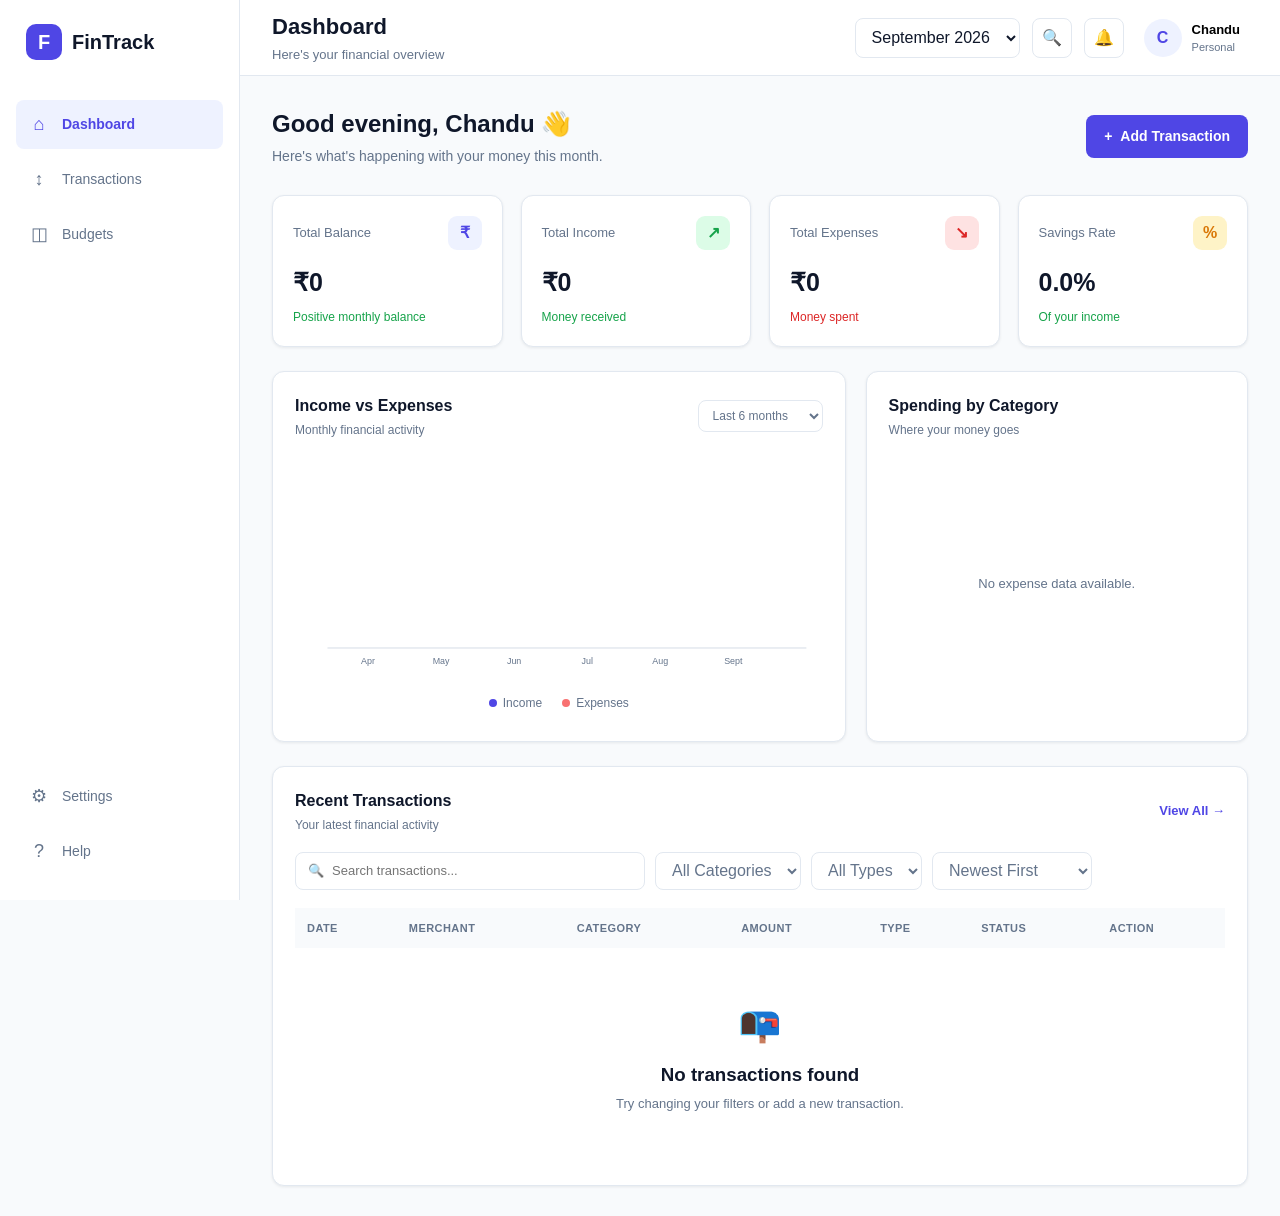
<file: index.html>
<!DOCTYPE html>
<html lang="en">

<head>
    <meta charset="UTF-8">
    

    <!-- Makes the website responsive on mobile devices -->
    <meta name="viewport" content="width=device-width, initial-scale=1.0">

    <title>FinTrack - Finance Dashboard</title>

    
    <!-- Our CSS file -->
    <link rel="stylesheet" href="css/style.css">
</head>

<body>
    

    
    <div class="app-container">

       
        <aside class="sidebar">

          
            <div class="logo">
                <div class="logo-icon">F</div>
                <span>FinTrack</span>
            </div>

            <!-- Navigation -->
            <nav class="sidebar-nav">

                <a href="index.html" class="nav-item active">
                    <span class="nav-icon">⌂</span>
                    <span>Dashboard</span>
                </a>

                <a href="transactions.html" class="nav-item">
                    <span class="nav-icon">↕</span>
                    <span>Transactions</span>
                </a>

                <a href="transactions.html" class="nav-item">
                    <span class="nav-icon">◫</span>
                    <span>Budgets</span>
                </a>

            </nav>

         
            <div class="sidebar-bottom">

                
                <a href="#" class="nav-item">
                    <span class="nav-icon">⚙</span>
                    <span>Settings</span>
                </a>

                <a href="#" class="nav-item">
                    <span class="nav-icon">?</span>
                    <span>Help</span>
                </a>

            </div>

        </aside>


      
        <main class="main-content">

         
            <header class="top-header">

                <div class="header-left">

                    <button class="mobile-menu-btn" id="mobileMenuBtn">
                        ☰
                    </button>

                    <div>
                        
                        <h1>Dashboard</h1>
                        <p class="header-subtitle">
                            Here's your financial overview
                        </p>
                        
                    </div>

                </div>


                <div class="header-right">

                 
                    <select id="monthSelector" class="month-selector">
                        <option value="2026-09">September 2026</option>
                        <option value="2026-08">August 2026</option>
                        <option value="2026-07">July 2026</option>
                        <option value="2026-06">June 2026</option>
                    </select>

                    <!-- Search -->
                    <button class="header-icon-btn" title="Search">
                        🔍
                    </button>

                    <!-- Notifications -->
                    
                    <button class="header-icon-btn" title="Notifications">
                        🔔
                    </button>

                    <button class="profile-btn">
                        <div class="profile-avatar">C</div>

                        <div class="profile-info">
                            <strong>Chandu</strong>
                            <span>Personal</span>
                        </div>
                    </button>

                </div>

            </header>


            <!-- =========================
                 DASHBOARD CONTENT
            ========================== -->
            <section class="dashboard-content">


                <!-- =========================
                     WELCOME SECTION
                ========================== -->
                <div class="welcome-section">

                    <div>
                        <h2>Good evening, Chandu 👋</h2>
                        <p>
                            Here's what's happening with your money this month.
                        </p>
                    </div>

                    <button class="primary-btn" id="addTransactionBtn">
                        <span>+</span>
                        Add Transaction
                    </button>

                </div>


                <!-- =========================
                     SUMMARY CARDS
                ========================== -->
                <section class="summary-grid">

                    <!-- Balance -->
                    <article class="summary-card">

                        <div class="card-top">
                            <span class="card-label">
                                Total Balance
                            </span>

                            <span class="card-icon balance-icon">
                                ₹
                            </span>
                        </div>

                        <h3 id="balanceValue">₹0</h3>

                        <p class="card-change positive" id="balanceChange">
                            Available balance
                        </p>

                    </article>


                    <!-- Income -->
                    <article class="summary-card">

                        <div class="card-top">
                            <span class="card-label">
                                Total Income
                            </span>

                            <span class="card-icon income-icon">
                                ↗
                            </span>
                        </div>

                        <h3 id="incomeValue">₹0</h3>

                        <p class="card-change positive">
                            Money received
                        </p>

                    </article>


                    <!-- Expenses -->
                    <article class="summary-card">

                        <div class="card-top">
                            <span class="card-label">
                                Total Expenses
                            </span>

                            <span class="card-icon expense-icon">
                                ↘
                            </span>
                        </div>

                        <h3 id="expenseValue">₹0</h3>

                        <p class="card-change negative">
                            Money spent
                        </p>

                    </article>


                    <!-- Savings Rate -->
                    <article class="summary-card">

                        <div class="card-top">
                            <span class="card-label">
                                Savings Rate
                            </span>

                            <span class="card-icon savings-icon">
                                %
                            </span>
                        </div>

                        <h3 id="savingsValue">0%</h3>

                        <p class="card-change positive">
                            Of your income
                        </p>

                    </article>

                </section>


                <!-- =========================
                     ANALYTICS
                ========================== -->
                <section class="analytics-grid">

                    <!-- Income vs Expense -->
                    <article class="chart-card">

                        <div class="section-header">

                            <div>
                                <h3>Income vs Expenses</h3>
                                <p>Monthly financial activity</p>
                            </div>

                            <select id="chartPeriod">
                                <option value="6">Last 6 months</option>
                                <option value="12">Last 12 months</option>
                            </select>

                        </div>

                        <!-- JavaScript will create chart here -->
                        <div
                            id="incomeExpenseChart"
                            class="chart-container"
                            aria-label="Income versus expenses chart">
                        </div>

                    </article>


                    <!-- Category Spending -->
                    <article class="chart-card">

                        <div class="section-header">

                            <div>
                                <h3>Spending by Category</h3>
                                <p>Where your money goes</p>
                            </div>

                        </div>

                        <!-- JavaScript will create chart here -->
                        <div
                            id="categoryChart"
                            class="chart-container"
                            aria-label="Spending by category chart">
                        </div>

                        <!-- Category legend -->
                        <div id="categoryLegend" class="category-legend">
                        </div>

                    </article>

                </section>


                <!-- =========================
                     TRANSACTIONS SECTION
                ========================== -->
                <section class="transactions-card">

                    <!-- Section heading -->
                    <div class="section-header transactions-header">

                        <div>
                            <h3>Recent Transactions</h3>
                            <p>Your latest financial activity</p>
                        </div>

                        <a href="transactions.html" class="view-all-btn">
                            View All →
                        </a>

                    </div>


                    <!-- =========================
                         FILTERS
                    ========================== -->
                    <div class="transaction-filters">

                        <!-- Search -->
                        <div class="search-box">

                            <span>🔍</span>

                            <input
                                type="text"
                                id="transactionSearch"
                                placeholder="Search transactions..."
                            >

                        </div>


                        <!-- Category -->
                        <select id="categoryFilter">
                            <option value="all">All Categories</option>
                            <option value="Food">Food</option>
                            <option value="Shopping">Shopping</option>
                            <option value="Transport">Transport</option>
                            <option value="Bills">Bills</option>
                            <option value="Entertainment">Entertainment</option>
                            <option value="Health">Health</option>
                            <option value="Salary">Salary</option>
                        </select>


                        <!-- Type -->
                        <select id="typeFilter">

                            <option value="all">
                                All Types
                            </option>

                            <option value="income">
                                Income
                            </option>

                            <option value="expense">
                                Expense
                            </option>

                        </select>


                        <!-- Sort -->
                        <select id="sortFilter">

                            <option value="newest">
                                Newest First
                            </option>

                            <option value="oldest">
                                Oldest First
                            </option>

                            <option value="highest">
                                Highest Amount
                            </option>

                            <option value="lowest">
                                Lowest Amount
                            </option>

                        </select>

                    </div>


                    <!-- =========================
                         TRANSACTION TABLE
                    ========================== -->
                    <div class="table-container">

                        <table class="transactions-table">

                            <thead>

                                <tr>

                                    <th>Date</th>

                                    <th>Merchant</th>

                                    <th>Category</th>

                                    <th>Amount</th>

                                    <th>Type</th>

                                    <th>Status</th>

                                    <th>Action</th>

                                </tr>

                            </thead>

                            <!-- JavaScript will insert transactions here -->
                            <tbody id="transactionTableBody">

                            </tbody>

                        </table>

                    </div>


                    <!-- Empty state -->
                    <div
                        id="emptyTransactionState"
                        class="empty-state hidden">

                        <div class="empty-icon">
                            📭
                        </div>

                        <h3>No transactions found</h3>

                        <p>
                            Try changing your filters or add a new transaction.
                        </p>

                    </div>

                </section>

            </section>

        </main>

    </div>


    <!-- =========================
         ADD TRANSACTION MODAL
    ========================== -->
    <div
        id="transactionModal"
        class="modal-overlay hidden">

        <div class="modal">

            <div class="modal-header">

                <div>
                    <h2>Add Transaction</h2>
                    <p>Add a new income or expense</p>
                </div>

                <button
                    class="modal-close"
                    id="closeModalBtn">
                    ×
                </button>

            </div>


            <form id="transactionForm">

                <!-- Merchant -->
                <div class="form-group">

                    <label for="merchant">
                        Merchant / Description
                    </label>

                    <input
                        type="text"
                        id="merchant"
                        name="merchant"
                        placeholder="e.g. Amazon"
                        required>

                </div>


                <!-- Amount -->
                <div class="form-group">

                    <label for="amount">
                        Amount
                    </label>

                    <input
                        type="number"
                        id="amount"
                        name="amount"
                        placeholder="e.g. 2500"
                        min="1"
                        required>

                </div>


                <!-- Category -->
                <div class="form-group">

                    <label for="transactionCategory">
                        Category
                    </label>

                    <select
                        id="transactionCategory"
                        name="category"
                        required>

                        <option value="">
                            Select category
                        </option>

                        <option value="Food">
                            Food
                        </option>

                        <option value="Shopping">
                            Shopping
                        </option>

                        <option value="Transport">
                            Transport
                        </option>

                        <option value="Bills">
                            Bills
                        </option>

                        <option value="Entertainment">
                            Entertainment
                        </option>

                        <option value="Health">
                            Health
                        </option>

                        <option value="Salary">
                            Salary
                        </option>

                        <option value="Other">
                            Other
                        </option>

                    </select>

                </div>


                <!-- Transaction type -->
                <div class="form-group">

                    <label for="transactionType">
                        Transaction Type
                    </label>

                    <select
                        id="transactionType"
                        name="type"
                        required>

                        <option value="">
                            Select type
                        </option>

                        <option value="income">
                            Income
                        </option>

                        <option value="expense">
                            Expense
                        </option>

                    </select>

                </div>


                <!-- Date -->
                <div class="form-group">

                    <label for="transactionDate">
                        Date
                    </label>

                    <input
                        type="date"
                        id="transactionDate"
                        name="date"
                        required>

                </div>


                <!-- Status -->
                <div class="form-group">

                    <label for="transactionStatus">
                        Status
                    </label>

                    <select
                        id="transactionStatus"
                        name="status"
                        required>

                        <option value="Completed">
                            Completed
                        </option>

                        <option value="Pending">
                            Pending
                        </option>

                    </select>

                </div>


                <!-- Form actions -->
                <div class="modal-actions">

                    <button
                        type="button"
                        class="secondary-btn"
                        id="cancelModalBtn">
                        Cancel
                    </button>

                    <button
                        type="submit"
                        class="primary-btn">
                        Add Transaction
                    </button>

                </div>

            </form>

        </div>

    </div>


    <!-- =========================
         JAVASCRIPT
    ========================== -->

    <!-- Main/common JavaScript -->
    <script src="js/app.js"></script>

    <!-- Dashboard JavaScript -->
    <script src="js/dashboard.js"></script>

</body>

</html>
</file>
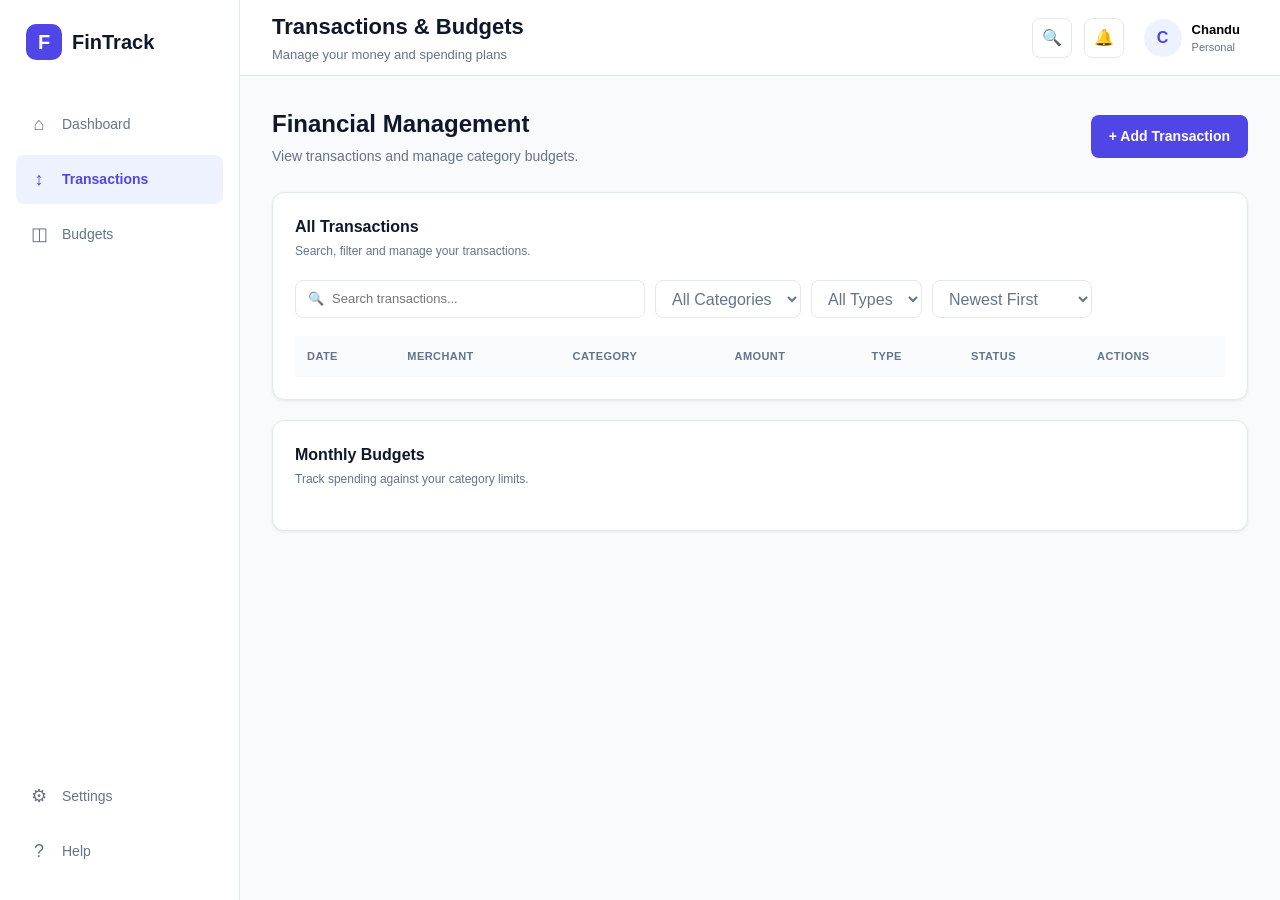
<file: transactions.html>
<!DOCTYPE html>
<html lang="en">

<head>

    <meta charset="UTF-8">

    <meta
        name="viewport"
        content="width=device-width, initial-scale=1.0">

    <title>FinTrack - Transactions & Budgets</title>

    <link
        rel="stylesheet"
        href="css/style.css">

</head>


<body>

<div class="app-container">


    <!-- =====================================
         SIDEBAR
    ====================================== -->
    

    <aside class="sidebar">

        <div class="logo">

            <div class="logo-icon">
                F
            </div>

            <span>
                FinTrack
            </span>

        </div>


        <nav class="sidebar-nav">

            <a
                href="index.html"
                class="nav-item">

                <span class="nav-icon">
                    ⌂
                </span>

                <span>
                    Dashboard
                </span>

            </a>


            <a
                href="transactions.html"
                class="nav-item active">

                <span class="nav-icon">
                    ↕
                </span>

                <span>
                    Transactions
                </span>

            </a>


            <a
                href="#budgets"
                class="nav-item">

                <span class="nav-icon">
                    ◫
                </span>

                <span>
                    Budgets
                </span>

            </a>

        </nav>


        <div class="sidebar-bottom">

            <a
                href="#"
                class="nav-item">

                <span class="nav-icon">
                    ⚙
                </span>

                <span>
                    Settings
                </span>

            </a>


            <a
                href="#"
                class="nav-item">

                <span class="nav-icon">
                    ?
                </span>

                <span>
                    Help
                </span>

            </a>

        </div>

    </aside>


    <!-- =====================================
         MAIN CONTENT
    ====================================== -->

    <main class="main-content">


        <!-- HEADER -->

        <header class="top-header">

            <div class="header-left">

                <button
                    class="mobile-menu-btn"
                    id="mobileMenuBtn">

                    ☰

                </button>


                <div>

                    <h1>
                        Transactions & Budgets
                    </h1>

                    <p class="header-subtitle">
                        Manage your money and spending plans
                    </p>

                </div>

            </div>


            <div class="header-right">

                <button
                    class="header-icon-btn"
                    title="Search">

                    🔍

                </button>


                <button
                    class="header-icon-btn"
                    title="Notifications">

                    🔔

                </button>


                <button class="profile-btn">

                    <div class="profile-avatar">
                        C
                    </div>

                    <div class="profile-info">

                        <strong>
                            Chandu
                        </strong>

                        <span>
                            Personal
                        </span>

                    </div>

                </button>

            </div>

        </header>


        <!-- =====================================
             PAGE CONTENT
        ====================================== -->

        <section class="page-content">


            <!-- TITLE -->

            <div class="page-title-section">

                <div>

                    <h2>
                        Financial Management
                    </h2>

                    <p>
                        View transactions and manage category budgets.
                    </p>

                </div>


                <button
                    class="primary-btn"
                    id="pageAddTransactionBtn">

                    +
                    Add Transaction

                </button>

            </div>


            <!-- =================================
                 TRANSACTIONS PANEL
            ================================== -->

            <section class="panel">

                <div class="panel-header">

                    <div>

                        <h3>
                            
                            All Transactions
                            
                        </h3>

                        <p>
                            Search, filter and manage your transactions.
                        </p>

                    </div>

                </div>


                <!-- FILTERS -->

                <div class="transaction-filters">


                    <div class="search-box">

                        <span>
                            🔍
                        </span>

                        <input
                            type="text"
                            id="allTransactionSearch"
                            placeholder="Search transactions...">

                    </div>


                    <select id="allCategoryFilter">

                        <option value="all">
                            All Categories
                        </option>

                        <option value="Food">
                            Food
                        </option>

                        <option value="Shopping">
                            Shopping
                        </option>

                        <option value="Transport">
                            Transport
                        </option>

                        <option value="Bills">
                            Bills
                        </option>

                        <option value="Entertainment">
                            Entertainment
                        </option>

                        <option value="Health">
                            Health
                        </option>

                        <option value="Salary">
                            Salary
                        </option>

                        <option value="Other">
                            Other
                        </option>

                    </select>


                    <select id="allTypeFilter">

                        <option value="all">
                            All Types
                        </option>

                        <option value="income">
                            Income
                        </option>

                        <option value="expense">
                            Expense
                        </option>

                    </select>


                    <select id="allSortFilter">

                        <option value="newest">
                            Newest First
                        </option>

                        <option value="oldest">
                            Oldest First
                        </option>

                        <option value="highest">
                            Highest Amount
                        </option>

                        <option value="lowest">
                            Lowest Amount
                        </option>

                    </select>

                </div>


                <!-- TABLE -->

                <div class="table-container">

                    <table class="transactions-table">

                        <thead>

                            <tr>

                                <th>
                                    Date
                                </th>

                                <th>
                                    Merchant
                                </th>

                                <th>
                                    Category
                                </th>

                                <th>
                                    Amount
                                </th>

                                <th>
                                    Type
                                </th>

                                <th>
                                    Status
                                </th>

                                <th>
                                    Actions
                                </th>

                            </tr>

                        </thead>


                        <tbody
                            id="allTransactionsBody">
                        </tbody>

                    </table>

                </div>


                <div
                    id="allEmptyState"
                    class="empty-state hidden">

                    <div class="empty-icon">
                        📭
                    </div>

                    <h3>
                        No transactions found
                    </h3>

                    <p>
                        Try changing your filters.
                    </p>

                </div>

            </section>


            <!-- =================================
                 BUDGET SECTION
            ================================== -->

            <section
                class="panel"
                id="budgets"
                style="margin-top: 20px;">

                <div class="panel-header">

                    <div>

                        <h3>
                            Monthly Budgets
                        </h3>

                        <p>
                            Track spending against your category limits.
                        </p>

                    </div>

                </div>


                <div
                    id="budgetList"
                    class="budget-list">
                </div>

            </section>


        </section>

    </main>

</div>


<!-- =========================================
     TRANSACTION MODAL
========================================= -->

<div
    id="transactionModal"
    class="modal-overlay hidden">

    <div class="modal">

        <div class="modal-header">

            <div>

                <h2>
                    Add Transaction
                </h2>

                <p>
                    Add a new income or expense.
                </p>

            </div>


            <button
                class="modal-close"
                id="closeModalBtn">

                ×

            </button>

        </div>


        <form id="transactionForm">


            <div class="form-group">

                <label for="merchant">
                    Merchant / Description
                </label>

                <input
                    type="text"
                    id="merchant"
                    required
                    placeholder="e.g. Amazon">

            </div>


            <div class="form-group">

                <label for="amount">
                    Amount
                </label>

                <input
                    type="number"
                    id="amount"
                    min="1"
                    required
                    placeholder="e.g. 2500">

            </div>


            <div class="form-group">

                <label for="transactionCategory">
                    Category
                </label>

                <select
                    id="transactionCategory"
                    required>

                    <option value="">
                        Select category
                    </option>

                    <option value="Food">
                        Food
                    </option>

                    <option value="Shopping">
                        Shopping
                    </option>

                    <option value="Transport">
                        Transport
                    </option>

                    <option value="Bills">
                        Bills
                    </option>

                    <option value="Entertainment">
                        Entertainment
                    </option>

                    <option value="Health">
                        Health
                    </option>

                    <option value="Salary">
                        Salary
                    </option>

                    <option value="Other">
                        Other
                    </option>

                </select>

            </div>


            <div class="form-group">

                <label for="transactionType">
                    Transaction Type
                </label>

                <select
                    id="transactionType"
                    required>

                    <option value="">
                        Select type
                    </option>

                    <option value="income">
                        Income
                    </option>

                    <option value="expense">
                        Expense
                    </option>

                </select>

            </div>


            <div class="form-group">

                <label for="transactionDate">
                    Date
                </label>

                <input
                    type="date"
                    id="transactionDate"
                    required>

            </div>


            <div class="form-group">

                <label for="transactionStatus">
                    Status
                </label>

                <select
                    id="transactionStatus">

                    <option value="Completed">
                        Completed
                    </option>

                    <option value="Pending">
                        Pending
                    </option>

                </select>

            </div>


            <div class="modal-actions">

                <button
                    type="button"
                    class="secondary-btn"
                    id="cancelModalBtn">

                    Cancel

                </button>


                <button
                    type="submit"
                    class="primary-btn">

                    Add Transaction

                </button>

            </div>

        </form>

    </div>

</div>


<!-- =========================================
     DETAIL / EDIT MODAL
========================================= -->

<div
    id="detailModal"
    class="modal-overlay hidden">

    <div class="modal">

        <div class="modal-header">

            <div>

                <h2>
                    Transaction Details
                </h2>

                <p>
                    View or edit transaction information.
                </p>

            </div>


            <button
                class="modal-close"
                id="closeDetailModal">

                ×

            </button>

        </div>


        <form id="editTransactionForm">

            <input
                type="hidden"
                id="editTransactionId">


            <div class="form-group">

                <label for="editMerchant">
                    Merchant / Description
                </label>

                <input
                    type="text"
                    id="editMerchant"
                    required>

            </div>


            <div class="form-group">

                <label for="editAmount">
                    Amount
                </label>

                <input
                    type="number"
                    id="editAmount"
                    min="1"
                    required>

            </div>


            <div class="form-group">

                <label for="editCategory">
                    Category
                </label>

                <select id="editCategory">

                    <option value="Food">
                        Food
                    </option>

                    <option value="Shopping">
                        Shopping
                    </option>

                    <option value="Transport">
                        Transport
                    </option>

                    <option value="Bills">
                        Bills
                    </option>

                    <option value="Entertainment">
                        Entertainment
                    </option>

                    <option value="Health">
                        Health
                    </option>

                    <option value="Salary">
                        Salary
                    </option>

                    <option value="Other">
                        Other
                    </option>

                </select>

            </div>


            <div class="form-group">

                <label for="editType">
                    Type
                </label>

                <select id="editType">

                    <option value="income">
                        Income
                    </option>

                    <option value="expense">
                        Expense
                    </option>

                </select>

            </div>


            <div class="form-group">

                <label for="editDate">
                    Date
                </label>

                <input
                    type="date"
                    id="editDate"
                    required>

            </div>


            <div class="form-group">

                <label for="editStatus">
                    Status
                </label>

                <select id="editStatus">

                    <option value="Completed">
                        Completed
                    </option>

                    <option value="Pending">
                        Pending
                    </option>

                </select>

            </div>


            <div class="modal-actions">

                <button
                    type="button"
                    class="secondary-btn"
                    id="deleteDetailBtn">

                    Delete

                </button>


                <button
                    type="submit"
                    class="primary-btn">

                    Save Changes

                </button>

            </div>

        </form>

    </div>

</div>


<script src="js/data.js"></script>

<script src="js/app.js"></script>

<script src="js/transactions.js"></script>

</body>

</html>
</file>
<file: css/style.css>
/* =========================================
   FINTRACK - GLOBAL STYLES
========================================= */

* {
    margin: 0;
    padding: 0;
    box-sizing: border-box;
}


:root {
    --primary: #4f46e5;
    --primary-dark: #4338ca;
    --primary-light: #eef2ff;

    --background: #f8fafc;
    --surface: #ffffff;
    --border: #e2e8f0;

    --text-primary: #0f172a;
    --text-secondary: #64748b;
    --text-light: #94a3b8;

    --success: #16a34a;
    --success-light: #dcfce7;

    --danger: #dc2626;
    --danger-light: #fee2e2;

    --warning: #d97706;
    --warning-light: #fef3c7;

    --sidebar-width: 240px;

    --shadow-sm: 0 1px 3px rgba(15, 23, 42, 0.08);
    --shadow-md: 0 4px 12px rgba(15, 23, 42, 0.08);

    --radius-sm: 8px;
    --radius-md: 12px;
    --radius-lg: 16px;
}


/* =========================================
   BODY
========================================= */

body {
    font-family:
        Inter,
        -apple-system,
        BlinkMacSystemFont,
        "Segoe UI",
        Roboto,
        sans-serif;

    background: var(--background);
    color: var(--text-primary);

    line-height: 1.5;
}


/* Remove default link styling */

a {
    text-decoration: none;
    color: inherit;
}


/* Buttons */

button,
select,
input {
    font: inherit;
}


/* =========================================
   APP CONTAINER
========================================= */

.app-container {
    min-height: 100vh;
    display: flex;
}


/* =========================================
   SIDEBAR
========================================= */

.sidebar {
    width: var(--sidebar-width);
    background: var(--surface);

    border-right: 1px solid var(--border);

    padding: 24px 16px;

    display: flex;
    flex-direction: column;

    position: fixed;
    left: 0;
    top: 0;
    bottom: 0;

    z-index: 100;
}


/* Logo */

.logo {
    display: flex;
    align-items: center;
    gap: 10px;

    padding: 0 10px;
    margin-bottom: 40px;

    font-size: 20px;
    font-weight: 700;
}


.logo-icon {
    width: 36px;
    height: 36px;

    display: flex;
    align-items: center;
    justify-content: center;

    background: var(--primary);
    color: white;

    border-radius: 10px;

    font-weight: 700;
}


/* Navigation */

.sidebar-nav {
    display: flex;
    flex-direction: column;
    gap: 6px;
}


.nav-item {
    display: flex;
    align-items: center;
    gap: 12px;

    padding: 11px 12px;

    border-radius: var(--radius-sm);

    color: var(--text-secondary);

    font-size: 14px;
    font-weight: 500;

    transition: 0.2s ease;
}


.nav-item:hover {
    background: var(--background);
    color: var(--text-primary);
}


.nav-item.active {
    background: var(--primary-light);
    color: var(--primary);
    font-weight: 600;
}


.nav-icon {
    width: 22px;

    text-align: center;

    font-size: 18px;
}


/* Sidebar bottom */

.sidebar-bottom {
    margin-top: auto;

    display: flex;
    flex-direction: column;

    gap: 6px;
}


/* =========================================
   MAIN CONTENT
========================================= */

.main-content {
    margin-left: var(--sidebar-width);

    width: calc(100% - var(--sidebar-width));

    min-height: 100vh;
}


/* =========================================
   HEADER
========================================= */

.top-header {
    height: 76px;

    background: var(--surface);

    border-bottom: 1px solid var(--border);

    padding: 0 32px;

    display: flex;
    align-items: center;
    justify-content: space-between;
}


.header-left {
    display: flex;
    align-items: center;
    gap: 15px;
}


.header-left h1 {
    font-size: 22px;
    font-weight: 700;
}


.header-subtitle {
    color: var(--text-secondary);
    font-size: 13px;
    margin-top: 2px;
}


.header-right {
    display: flex;
    align-items: center;
    gap: 12px;
}


/* Month selector */

.month-selector {
    height: 40px;

    padding: 0 12px;

    border: 1px solid var(--border);

    border-radius: var(--radius-sm);

    background: white;

    color: var(--text-primary);

    cursor: pointer;

    outline: none;
}


.month-selector:focus {
    border-color: var(--primary);
}


/* Header icons */

.header-icon-btn {
    width: 40px;
    height: 40px;

    border: 1px solid var(--border);

    background: white;

    border-radius: var(--radius-sm);

    cursor: pointer;

    font-size: 16px;

    transition: 0.2s;
}


.header-icon-btn:hover {
    background: var(--background);
}


/* Profile */

.profile-btn {
    border: none;
    background: transparent;

    display: flex;
    align-items: center;
    gap: 10px;

    cursor: pointer;

    padding: 4px 8px;
}


.profile-avatar {
    width: 38px;
    height: 38px;

    border-radius: 50%;

    background: var(--primary-light);
    color: var(--primary);

    display: flex;
    align-items: center;
    justify-content: center;

    font-weight: 700;
}


.profile-info {
    display: flex;
    flex-direction: column;

    text-align: left;
}


.profile-info strong {
    font-size: 13px;
}


.profile-info span {
    font-size: 11px;
    color: var(--text-secondary);
}


/* Mobile menu */

.mobile-menu-btn {
    display: none;

    width: 40px;
    height: 40px;

    border: 1px solid var(--border);

    background: white;

    border-radius: var(--radius-sm);

    cursor: pointer;
}


/* =========================================
   DASHBOARD CONTENT
========================================= */

.dashboard-content {
    padding: 30px 32px;
}


/* =========================================
   WELCOME SECTION
========================================= */

.welcome-section {
    display: flex;
    justify-content: space-between;
    align-items: center;

    margin-bottom: 28px;
}


.welcome-section h2 {
    font-size: 24px;
    margin-bottom: 4px;
}


.welcome-section p {
    color: var(--text-secondary);
    font-size: 14px;
}


/* =========================================
   BUTTONS
========================================= */

.primary-btn {
    border: none;

    background: var(--primary);
    color: white;

    padding: 11px 18px;

    border-radius: var(--radius-sm);

    font-weight: 600;
    font-size: 14px;

    cursor: pointer;

    display: inline-flex;
    align-items: center;
    gap: 8px;

    transition: 0.2s ease;
}


.primary-btn:hover {
    background: var(--primary-dark);
    transform: translateY(-1px);
}


.secondary-btn {
    border: 1px solid var(--border);

    background: white;

    color: var(--text-primary);

    padding: 10px 18px;

    border-radius: var(--radius-sm);

    cursor: pointer;

    font-weight: 500;
}


.secondary-btn:hover {
    background: var(--background);
}


/* =========================================
   SUMMARY CARDS
========================================= */

.summary-grid {
    display: grid;

    grid-template-columns: repeat(4, 1fr);

    gap: 18px;

    margin-bottom: 24px;
}


.summary-card {
    background: var(--surface);

    border: 1px solid var(--border);

    border-radius: var(--radius-md);

    padding: 20px;

    box-shadow: var(--shadow-sm);
}


.card-top {
    display: flex;

    justify-content: space-between;
    align-items: center;

    margin-bottom: 14px;
}


.card-label {
    color: var(--text-secondary);

    font-size: 13px;
    font-weight: 500;
}


.card-icon {
    width: 34px;
    height: 34px;

    border-radius: 9px;

    display: flex;
    align-items: center;
    justify-content: center;

    font-weight: 700;
}


.balance-icon {
    background: var(--primary-light);
    color: var(--primary);
}


.income-icon {
    background: var(--success-light);
    color: var(--success);
}


.expense-icon {
    background: var(--danger-light);
    color: var(--danger);
}


.savings-icon {
    background: var(--warning-light);
    color: var(--warning);
}


.summary-card h3 {
    font-size: 25px;
    margin-bottom: 6px;
}


.card-change {
    font-size: 12px;
}


.positive {
    color: var(--success);
}


.negative {
    color: var(--danger);
}


/* =========================================
   ANALYTICS
========================================= */

.analytics-grid {
    display: grid;

    grid-template-columns: 1.5fr 1fr;

    gap: 20px;

    margin-bottom: 24px;
}


.chart-card {
    background: var(--surface);

    border: 1px solid var(--border);

    border-radius: var(--radius-md);

    padding: 22px;

    min-height: 350px;

    box-shadow: var(--shadow-sm);
}


.section-header {
    display: flex;

    justify-content: space-between;
    align-items: center;

    margin-bottom: 20px;
}


.section-header h3 {
    font-size: 16px;
    font-weight: 650;
}


.section-header p {
    font-size: 12px;
    color: var(--text-secondary);

    margin-top: 3px;
}


.section-header select {
    border: 1px solid var(--border);

    border-radius: var(--radius-sm);

    padding: 7px 10px;

    background: white;

    color: var(--text-secondary);

    font-size: 12px;
}


/* Chart area */

.chart-container {
    min-height: 250px;

    display: flex;
    align-items: center;
    justify-content: center;

    color: var(--text-secondary);
}


/* Category legend */

.category-legend {
    display: grid;

    grid-template-columns: 1fr 1fr;

    gap: 8px;

    margin-top: 10px;
}


.category-legend-item {
    display: flex;
    align-items: center;
    gap: 7px;

    font-size: 12px;

    color: var(--text-secondary);
}


.legend-dot {
    width: 8px;
    height: 8px;

    border-radius: 50%;
}


/* =========================================
   TRANSACTIONS CARD
========================================= */

.transactions-card {
    background: var(--surface);

    border: 1px solid var(--border);

    border-radius: var(--radius-md);

    padding: 22px;

    box-shadow: var(--shadow-sm);
}


.transactions-header {
    margin-bottom: 18px;
}


.view-all-btn {
    color: var(--primary);

    font-size: 13px;

    font-weight: 600;
}


.view-all-btn:hover {
    text-decoration: underline;
}


/* =========================================
   FILTERS
========================================= */

.transaction-filters {
    display: flex;

    gap: 10px;

    margin-bottom: 18px;

    flex-wrap: wrap;
}


.transaction-filters select {
    height: 38px;

    padding: 0 12px;

    border: 1px solid var(--border);

    border-radius: var(--radius-sm);

    background: white;

    color: var(--text-secondary);

    outline: none;
}


.search-box {
    height: 38px;

    min-width: 230px;

    flex: 1;

    max-width: 350px;

    display: flex;
    align-items: center;

    gap: 8px;

    border: 1px solid var(--border);

    border-radius: var(--radius-sm);

    padding: 0 12px;

    background: white;
}


.search-box span {
    font-size: 13px;
}


.search-box input {
    width: 100%;

    border: none;

    outline: none;

    font-size: 13px;

    background: transparent;
}


.transaction-filters select:focus,
.search-box:focus-within {
    border-color: var(--primary);
}


/* =========================================
   TABLE
========================================= */

.table-container {
    width: 100%;

    overflow-x: auto;
}


.transactions-table {
    width: 100%;

    border-collapse: collapse;

    min-width: 750px;
}


.transactions-table th {
    text-align: left;

    padding: 12px;

    background: var(--background);

    color: var(--text-secondary);

    font-size: 11px;

    font-weight: 600;

    text-transform: uppercase;

    letter-spacing: 0.04em;
}


.transactions-table td {
    padding: 14px 12px;

    border-bottom: 1px solid var(--border);

    font-size: 13px;
}


.transactions-table tbody tr:hover {
    background: #fafafa;
}


.amount-income {
    color: var(--success);

    font-weight: 600;
}


.amount-expense {
    color: var(--danger);

    font-weight: 600;
}


/* Transaction category */

.category-badge {
    display: inline-flex;

    padding: 4px 8px;

    border-radius: 6px;

    background: var(--background);

    color: var(--text-secondary);

    font-size: 11px;
}


/* Status */

.status-badge {
    display: inline-flex;

    padding: 4px 8px;

    border-radius: 6px;

    font-size: 11px;

    font-weight: 600;
}


.status-completed {
    background: var(--success-light);
    color: var(--success);
}


.status-pending {
    background: var(--warning-light);
    color: var(--warning);
}


/* =========================================
   EMPTY STATE
========================================= */

.empty-state {
    text-align: center;

    padding: 50px 20px;

    color: var(--text-secondary);
}


.empty-icon {
    font-size: 35px;

    margin-bottom: 10px;
}


.empty-state h3 {
    color: var(--text-primary);

    margin-bottom: 5px;
}


.empty-state p {
    font-size: 13px;
}


.hidden {
    display: none !important;
}


/* =========================================
   MODAL
========================================= */

.modal-overlay {
    position: fixed;

    inset: 0;

    background: rgba(15, 23, 42, 0.45);

    display: flex;

    align-items: center;
    justify-content: center;

    padding: 20px;

    z-index: 1000;
}


.modal {
    width: 100%;

    max-width: 500px;

    background: white;

    border-radius: var(--radius-lg);

    padding: 24px;

    box-shadow: var(--shadow-md);

    max-height: 90vh;

    overflow-y: auto;
}


.modal-header {
    display: flex;

    justify-content: space-between;
    align-items: flex-start;

    margin-bottom: 22px;
}


.modal-header h2 {
    font-size: 20px;
}


.modal-header p {
    font-size: 13px;

    color: var(--text-secondary);

    margin-top: 3px;
}


.modal-close {
    width: 34px;
    height: 34px;

    border: none;

    background: var(--background);

    border-radius: 8px;

    font-size: 22px;

    cursor: pointer;

    color: var(--text-secondary);
}


.modal-close:hover {
    background: var(--border);
}


/* =========================================
   FORM
========================================= */

.form-group {
    margin-bottom: 16px;
}


.form-group label {
    display: block;

    margin-bottom: 6px;

    font-size: 13px;

    font-weight: 600;
}


.form-group input,
.form-group select {
    width: 100%;

    height: 42px;

    padding: 0 12px;

    border: 1px solid var(--border);

    border-radius: var(--radius-sm);

    outline: none;

    background: white;

    color: var(--text-primary);
}


.form-group input:focus,
.form-group select:focus {
    border-color: var(--primary);

    box-shadow: 0 0 0 3px var(--primary-light);
}


.modal-actions {
    display: flex;

    justify-content: flex-end;

    gap: 10px;

    margin-top: 24px;
}


/* =========================================
   RESPONSIVE DESIGN
========================================= */


/* Tablets */

@media (max-width: 1100px) {

    .summary-grid {
        grid-template-columns: repeat(2, 1fr);
    }

    .analytics-grid {
        grid-template-columns: 1fr;
    }

}


/* Smaller tablets */

@media (max-width: 800px) {

    .sidebar {
        transform: translateX(-100%);

        transition: transform 0.3s ease;
    }


    .sidebar.open {
        transform: translateX(0);
    }


    .main-content {
        margin-left: 0;

        width: 100%;
    }


    .mobile-menu-btn {
        display: block;
    }


    .top-header {
        padding: 0 20px;
    }


    .profile-info {
        display: none;
    }

}


/* Mobile */

@media (max-width: 600px) {

    .top-header {
        height: auto;

        min-height: 70px;

        padding: 12px 16px;

        align-items: center;
    }


    .header-subtitle {
        display: none;
    }


    .header-right {
        gap: 6px;
    }


    .month-selector {
        display: none;
    }


    .dashboard-content {
        padding: 20px 16px;
    }


    .welcome-section {
        flex-direction: column;

        align-items: flex-start;

        gap: 16px;
    }


    .welcome-section h2 {
        font-size: 20px;
    }


    .primary-btn {
        width: 100%;

        justify-content: center;
    }


    .summary-grid {
        grid-template-columns: 1fr;

        gap: 12px;
    }


    .analytics-grid {
        gap: 12px;
    }


    .chart-card {
        padding: 16px;

        min-height: 300px;
    }


    .transactions-card {
        padding: 16px;
    }


    .transactions-header {
        align-items: flex-start;
    }


    .transaction-filters {
        flex-direction: column;
    }


    .search-box {
        width: 100%;

        max-width: none;
    }


    .transaction-filters select {
        width: 100%;
    }


    .modal {
        padding: 20px;

        border-radius: 12px;
    }

}
/* =========================================
   DASHBOARD CHART STYLES
========================================= */

.chart-container {
    flex-direction: column;
    overflow: hidden;
}


.chart-container svg {
    width: 100%;
    height: 240px;
}


.chart-summary {
    display: flex;
    justify-content: center;
    gap: 20px;

    font-size: 12px;
    color: var(--text-secondary);

    margin-top: -5px;
}


.chart-summary span {
    display: flex;
    align-items: center;
    gap: 6px;
}


.chart-dot {
    width: 8px;
    height: 8px;

    display: inline-block;

    border-radius: 50%;
}


.income-dot {
    background: #4f46e5;
}


.expense-dot {
    background: #f87171;
}


/* Category chart */

.category-chart-row {
    width: 100%;
    margin-bottom: 13px;
}


.category-chart-top {
    display: flex;
    justify-content: space-between;

    margin-bottom: 5px;

    font-size: 12px;
}


.category-chart-top span {
    color: var(--text-secondary);
}


.category-chart-top strong {
    color: var(--text-primary);
}


.category-bar {
    width: 100%;
    height: 7px;

    background: #e2e8f0;

    border-radius: 10px;

    overflow: hidden;
}


.category-bar-fill {
    height: 100%;

    border-radius: 10px;

    transition: width 0.4s ease;
}


.category-chart-row small {
    display: block;

    margin-top: 3px;

    font-size: 10px;

    color: var(--text-light);
}


.chart-total {
    width: 100%;

    text-align: center;

    font-size: 12px;

    color: var(--text-secondary);

    margin-top: 8px;
}


.chart-empty {
    padding: 30px;

    text-align: center;

    font-size: 13px;

    color: var(--text-secondary);
}


/* =========================================
   TABLE ACTION
========================================= */

.table-action-btn {
    border: none;

    background: transparent;

    color: var(--danger);

    font-size: 12px;

    font-weight: 600;

    cursor: pointer;

    padding: 5px;
}


.table-action-btn:hover {
    text-decoration: underline;
}


/* =========================================
   TRANSACTIONS PAGE
========================================= */

.page-content {
    padding: 30px 32px;
}


.page-title-section {
    display: flex;

    justify-content: space-between;
    align-items: center;

    margin-bottom: 25px;
}


.page-title-section h2 {
    font-size: 24px;
}


.page-title-section p {
    color: var(--text-secondary);

    font-size: 14px;

    margin-top: 4px;
}


.page-grid {
    display: grid;

    grid-template-columns: 1.6fr 1fr;

    gap: 20px;
}


.panel {
    background: white;

    border: 1px solid var(--border);

    border-radius: var(--radius-md);

    padding: 22px;

    box-shadow: var(--shadow-sm);
}


.panel-header {
    display: flex;

    justify-content: space-between;

    align-items: center;

    margin-bottom: 20px;
}


.panel-header h3 {
    font-size: 16px;
}


.panel-header p {
    color: var(--text-secondary);

    font-size: 12px;

    margin-top: 3px;
}


/* Budget */

.budget-list {
    display: flex;

    flex-direction: column;

    gap: 18px;
}


.budget-item {
    padding-bottom: 18px;

    border-bottom: 1px solid var(--border);
}


.budget-item:last-child {
    border-bottom: none;

    padding-bottom: 0;
}


.budget-top {
    display: flex;

    justify-content: space-between;

    align-items: center;

    margin-bottom: 8px;
}


.budget-category {
    font-size: 13px;

    font-weight: 600;
}


.budget-amount {
    font-size: 12px;

    color: var(--text-secondary);
}


.budget-progress {
    width: 100%;

    height: 9px;

    background: #e2e8f0;

    border-radius: 20px;

    overflow: hidden;
}


.budget-progress-fill {
    height: 100%;

    border-radius: 20px;

    transition: width 0.4s ease;
}


.budget-progress-fill.normal {
    background: var(--primary);
}


.budget-progress-fill.warning {
    background: var(--warning);
}


.budget-progress-fill.over {
    background: var(--danger);
}


.budget-bottom {
    display: flex;

    justify-content: space-between;

    margin-top: 6px;

    font-size: 11px;

    color: var(--text-secondary);
}


.over-budget {
    color: var(--danger);

    font-weight: 700;
}


.edit-budget-btn {
    border: 1px solid var(--border);

    background: white;

    color: var(--primary);

    padding: 5px 9px;

    border-radius: 6px;

    font-size: 11px;

    cursor: pointer;
}


.edit-budget-btn:hover {
    background: var(--primary-light);
}


/* =========================================
   TRANSACTION DETAIL MODAL
========================================= */

.detail-grid {
    display: grid;

    grid-template-columns: 1fr 1fr;

    gap: 15px;
}


.detail-item {
    padding: 12px;

    background: var(--background);

    border-radius: 8px;
}


.detail-item span {
    display: block;

    font-size: 11px;

    color: var(--text-secondary);

    margin-bottom: 3px;
}


.detail-item strong {
    font-size: 14px;
}


/* =========================================
   TOAST
========================================= */

.toast {
    position: fixed;

    right: 25px;

    bottom: 25px;

    background: #0f172a;

    color: white;

    padding: 12px 18px;

    border-radius: 8px;

    font-size: 13px;

    box-shadow: var(--shadow-md);

    z-index: 2000;

    animation: toastIn 0.25s ease;
}


@keyframes toastIn {

    from {
        opacity: 0;
        transform: translateY(10px);
    }

    to {
        opacity: 1;
        transform: translateY(0);
    }

}


/* =========================================
   MOBILE TABLE
========================================= */

@media (max-width: 800px) {

    .page-content {
        padding: 20px 16px;
    }


    .page-grid {
        grid-template-columns: 1fr;
    }


    .page-title-section {
        align-items: flex-start;

        gap: 15px;
    }

}


@media (max-width: 600px) {

    .page-title-section {
        flex-direction: column;
    }


    .page-title-section .primary-btn {
        width: auto;
    }


    .detail-grid {
        grid-template-columns: 1fr;
    }


    .chart-container svg {
        height: 200px;
    }

}
</file>
